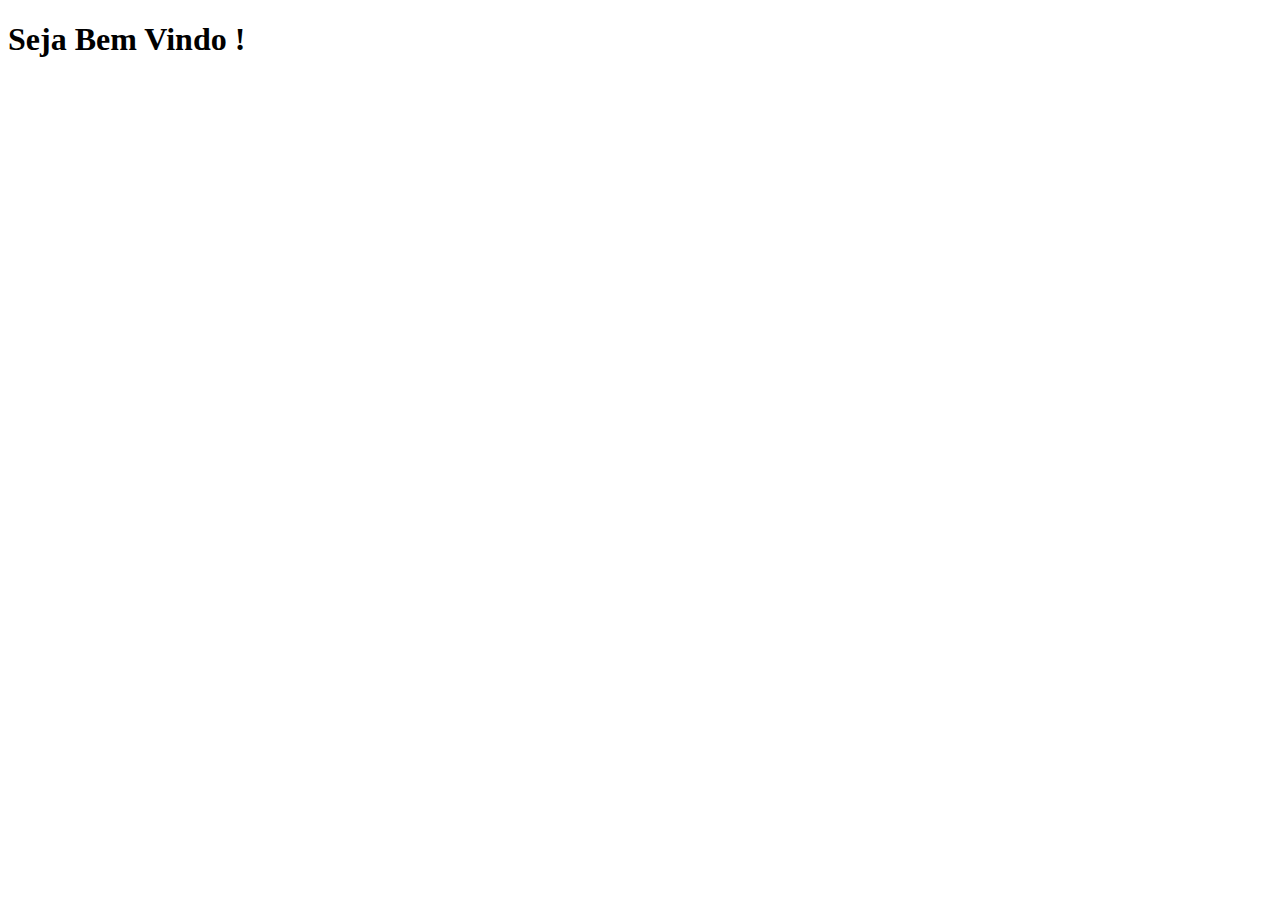
<file: aula02/index.html>
<!DOCTYPE html>
<html lang="en">
<head>
    <meta charset="UTF-8">
    <meta http-equiv="X-UA-Compatible" content="IE=edge">
    <meta name="viewport" content="width=s, initial-scale=1.0">
    <title>Document</title>
</head>
<body>

    <h1>Seja Bem Vindo !</h1>

    
    <script src="./index.js"></script>
</body>
</html>
</file>
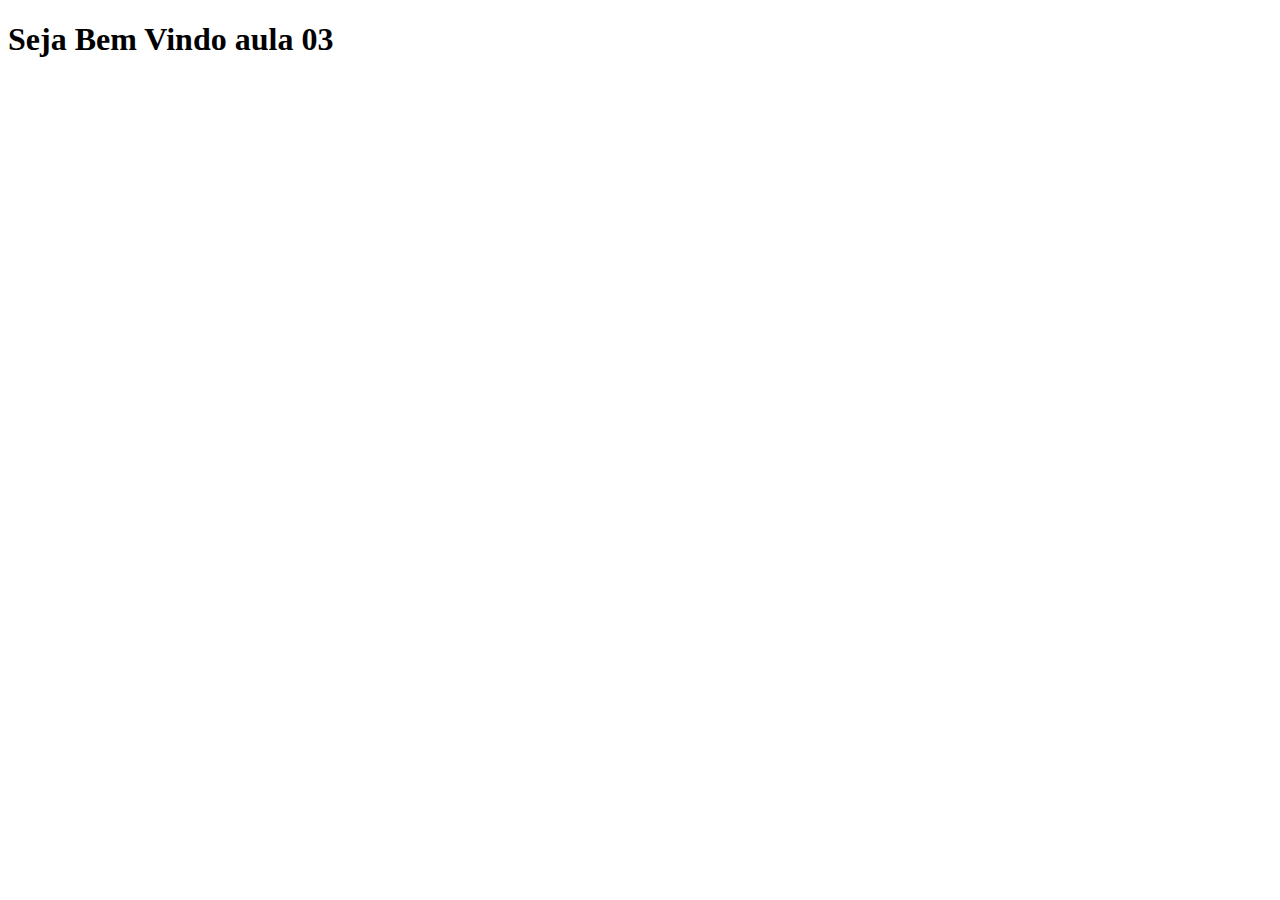
<file: aula03/index.html>
<!DOCTYPE html>
<html lang="en">
<head>
    <meta charset="UTF-8">
    <meta http-equiv="X-UA-Compatible" content="IE=edge">
    <meta name="viewport" content="width=device-width, initial-scale=1.0">
    <title>Document</title>
</head>
<body>
    <h1>Seja Bem Vindo aula 03</h1>

    <script type="module" src="./calculadora.js"></script>
</body>
</html>
</file>
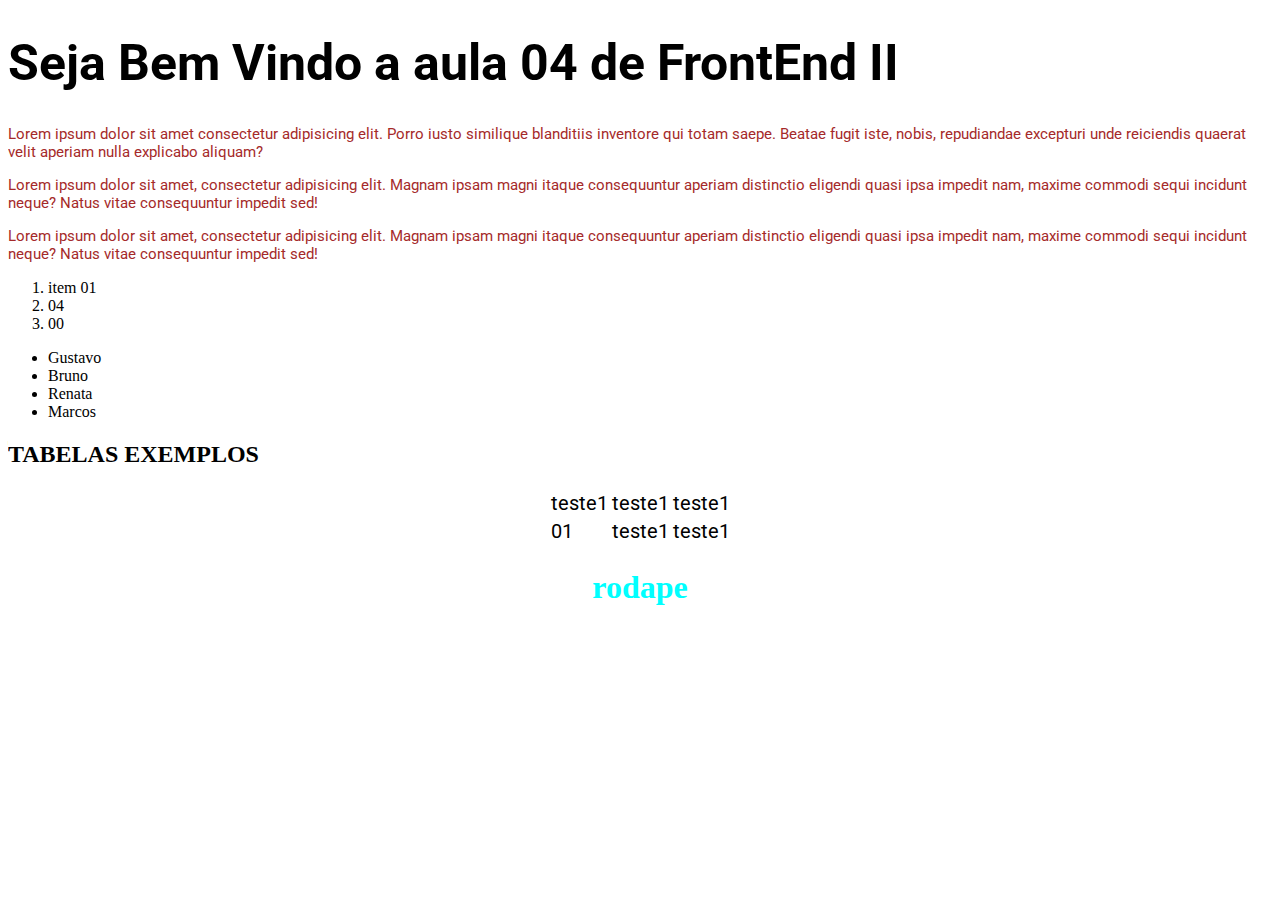
<file: aula04/index.html>
<!DOCTYPE html>
<html lang="en">

<head>
    <meta charset="UTF-8">
    <meta http-equiv="X-UA-Compatible" content="IE=edge">
    <meta name="viewport" content="width=, initial-scale=1.0">
    <link rel="stylesheet" href="./index.css">
    <title>aULA04</title>
</head>

<body>

    <h1 class="titulo">Seja Bem Vindo a aula 04 de FrontEnd II</h1>

    <p class="texto">Lorem ipsum dolor sit amet consectetur adipisicing elit. Porro iusto similique blanditiis inventore
        qui totam
        saepe. Beatae fugit iste, nobis, repudiandae excepturi unde reiciendis quaerat velit aperiam nulla explicabo
        aliquam?</p>
    <p class="texto">Lorem ipsum dolor sit amet, consectetur adipisicing elit.
        Magnam ipsam magni itaque consequuntur aperiam distinctio eligendi quasi ipsa impedit nam, maxime commodi
        sequi incidunt neque? Natus vitae consequuntur impedit sed!</p>
    <p class="texto">Lorem ipsum dolor sit amet, consectetur adipisicing elit.
        Magnam ipsam magni itaque consequuntur aperiam distinctio eligendi quasi ipsa impedit nam, maxime commodi
        sequi incidunt neque? Natus vitae consequuntur impedit sed!</p>


    <ol id="listaordenada">
        <li>item 01</li>
        <li>04</li>
        <li>00</li>

    </ol>

    <ul id="listadesordenada">
        <li>Gustavo</li>
        <li>Bruno</li>

        <li>Renata</li>

        <li>Marcos</li>


    </ul>

    <div class="tabela01">
        <table class="tabelas" id="tabelas">
            <h2>TABELAS EXEMPLOS</h2>

            <tr>

                <td>teste1</td>
                <td>teste1</td>
                <td>teste1</td>


            </tr>

            <td>01</td>
            <td>teste1</td>
            <td>teste1</td>


            <tr>



            </tr>





        </table>
    </div>
    <footer>

        <h1 class="rodape">rodape</h1>
    </footer>




    <script src="./index.js"></script>
</body>

</html>
</file>
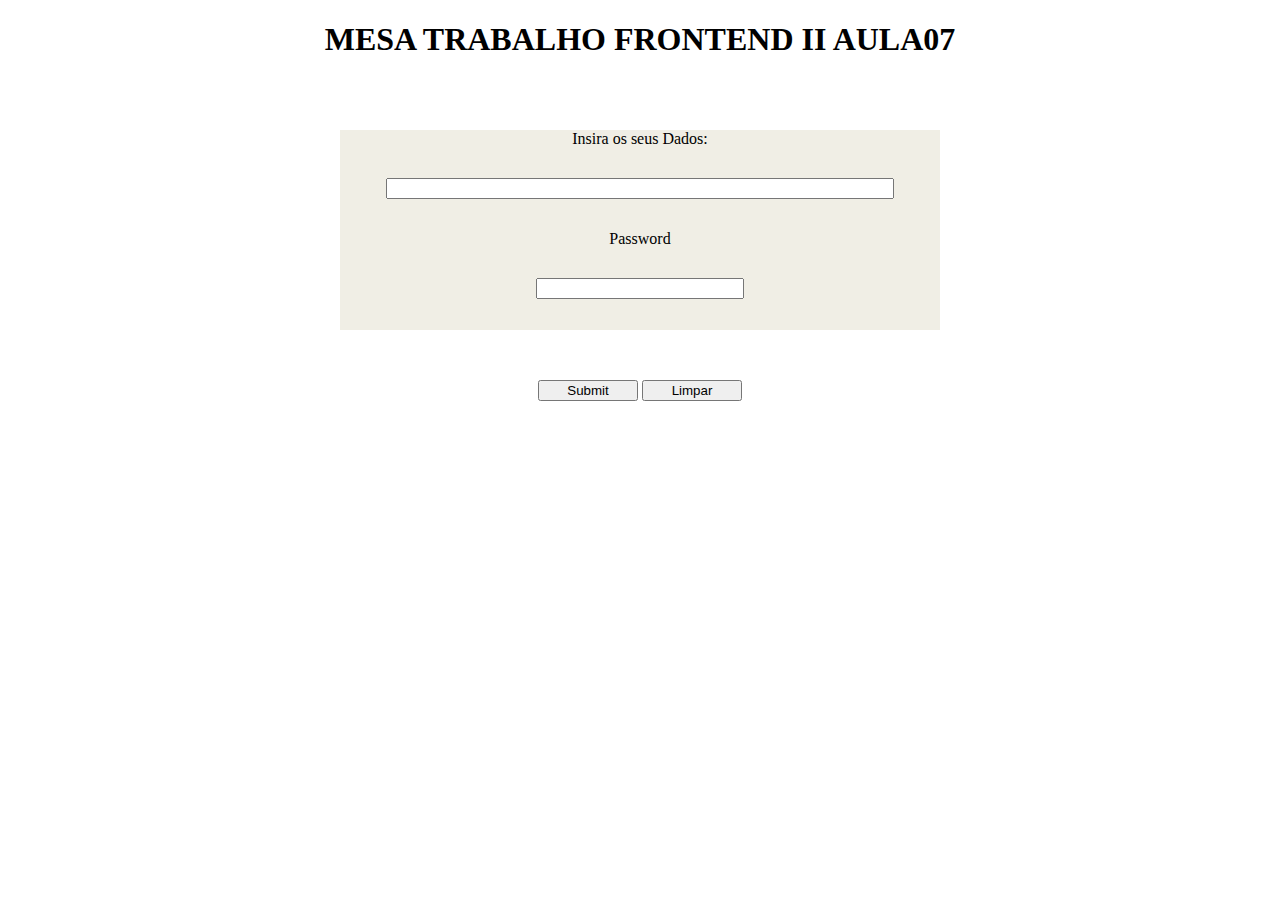
<file: aula07/index.html>
<!DOCTYPE html>
<html lang="en">
<head>
    <meta charset="UTF-8">
    <meta http-equiv="X-UA-Compatible" content="IE=edge">
    <meta name="viewport" content="width=device-width, initial-scale=1.0">
    
<link href="https://cdn.jsdelivr.net/npm/bootstrap@5.2.2/dist/css/bootstrap.min.css" rel="stylesheet" integrity="sha384-Zenh87qX5JnK2Jl0vWa8Ck2rdkQ2Bzep5IDxbcnCeuOxjzrPF/et3URy9Bv1WTRi" crossorigin="anonymous">
    <link rel="stylesheet" href="./styles.css">
<title>Document</title>
</head>
<body>
<h1 class="title">MESA TRABALHO FRONTEND II AULA07</h1>
    <form class="formulario">
        <div class="mb-3 caixa">
          <label for="exampleInputEmail1" class="form-label caixa1">Insira os seus Dados:</label>
          <input type="text" class="form-control form_control2 caixa2" id="dadosinseridos" aria-describedby="emailHelp">
          
        </div>
        <div class="mb-3 caixa">
          <label for="exampleInputPassword1" class="form-label caixa1">Password</label>
          <input type="password" class="form-control form_control3 caixa2" id="exampleInputPassword1">
        </div>
       
        <div class="botoes">
        <button type="submit" id="submit" class="btn btn-primary botao" >Submit</button>
        <button type="reset" class="btn btn-primary botao">Limpar</button>
      </div>
      </form>

     
<script src="https://cdn.jsdelivr.net/npm/bootstrap@5.2.2/dist/js/bootstrap.bundle.min.js" integrity="sha384-OERcA2EqjJCMA+/3y+gxIOqMEjwtxJY7qPCqsdltbNJuaOe923+mo//f6V8Qbsw3" crossorigin="anonymous"></script>
  <script src="./app.js"></script>  
</body>
</html>
</file>
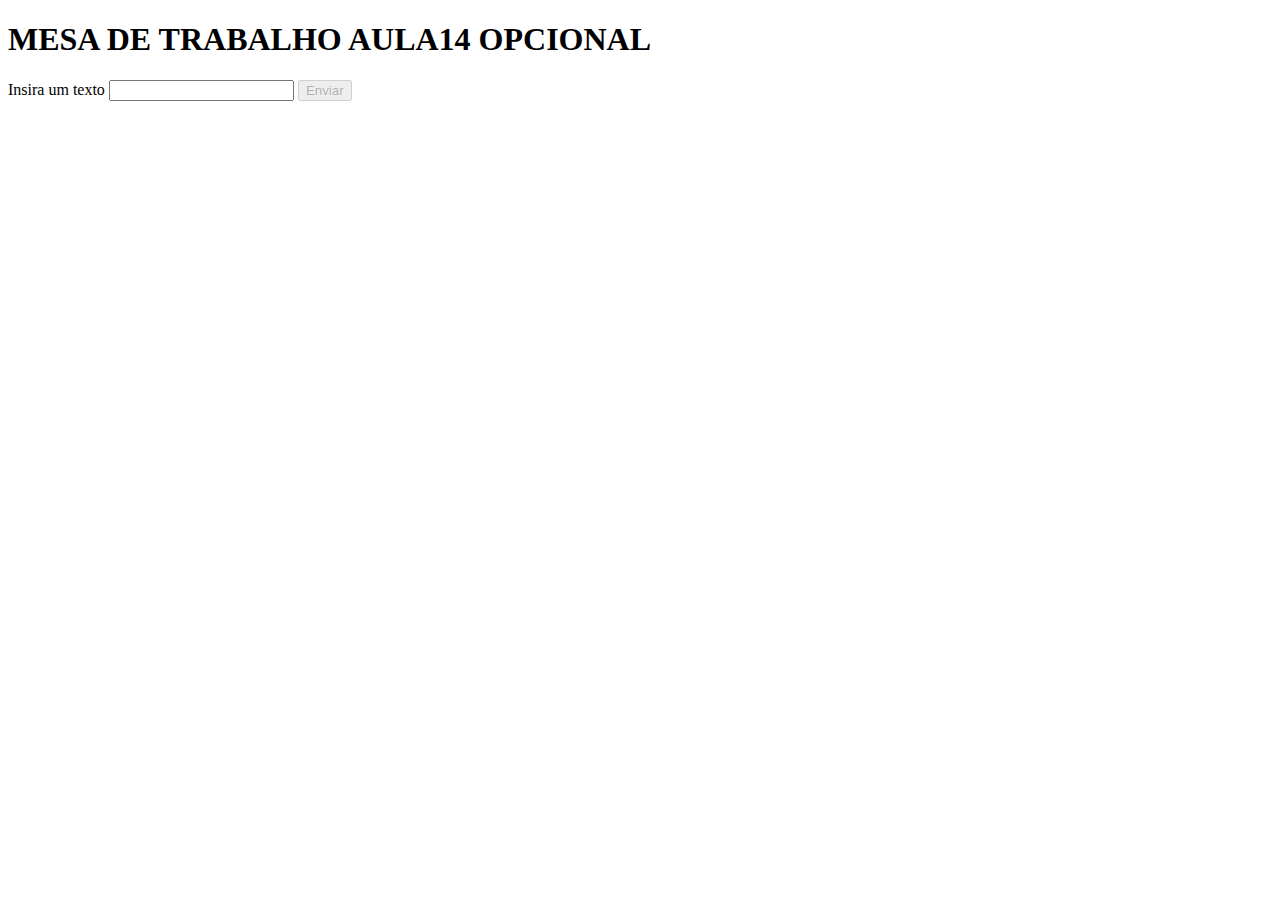
<file: aula14/index.html>
<!DOCTYPE html>
<html lang="en">
<head>
    <meta charset="UTF-8">
    <meta http-equiv="X-UA-Compatible" content="IE=edge">
    <meta name="viewport" content="width=device-width, initial-scale=1.0">
    <title>Document</title>
</head>
<body>
<h1>MESA DE TRABALHO AULA14 OPCIONAL</h1>

<FORM>
    <label for="">Insira um texto</label>
    <input type="text" id="texto">
    <button id="enviar" disabled >Enviar</button>

</FORM>

    <Main id="principal">

    </Main>

    <script src="./app.js"></script>
</body>
</html>
</file>
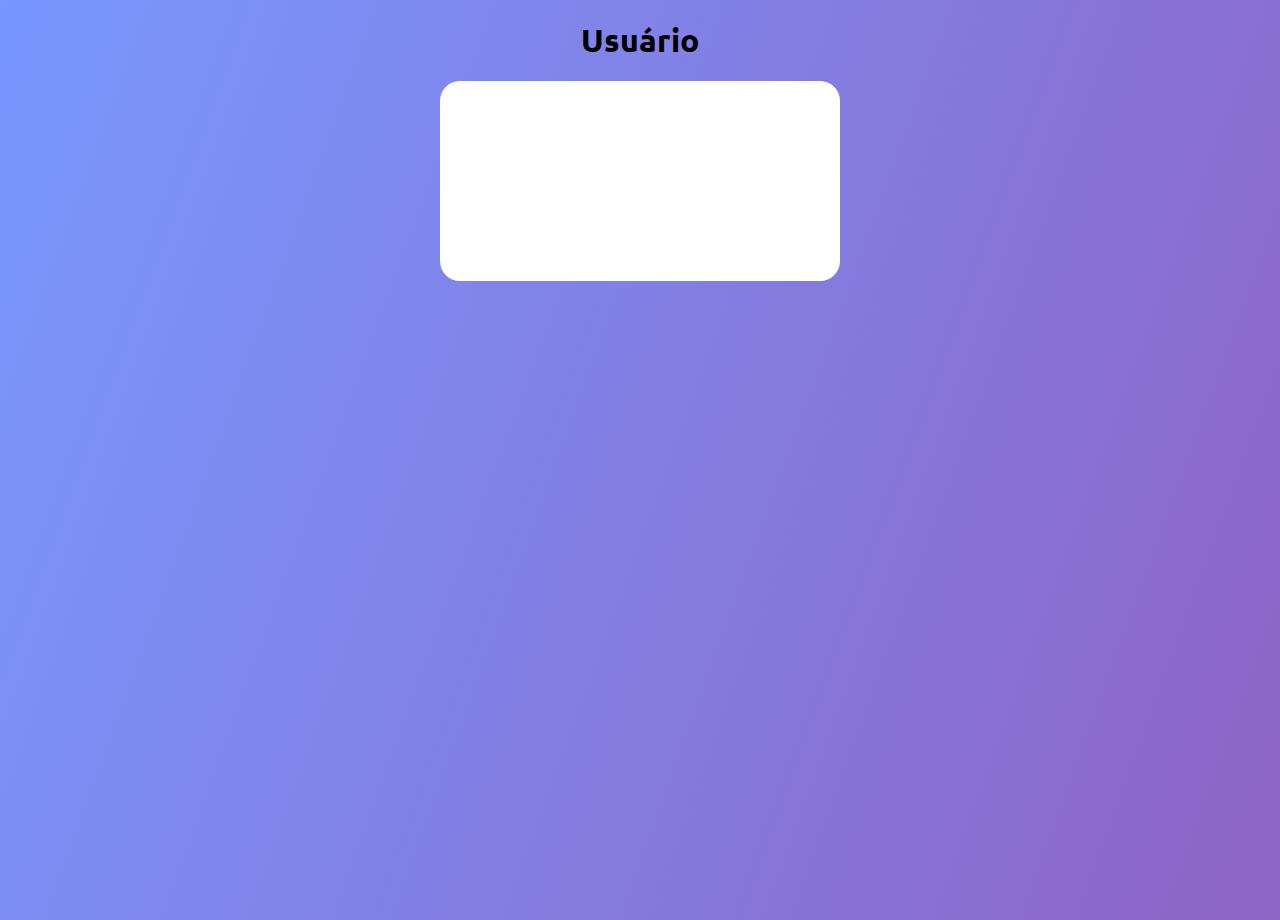
<file: aula16/index.html>
<!DOCTYPE html>
<html lang="es">
<head>
    <meta charset="UTF-8">
    <meta http-equiv="X-UA-Compatible" content="IE=edge">
    <meta name="viewport" content="width=device-width, initial-scale=1.0">
    <title>Promessas Usuario</title>
    <link rel="stylesheet" href="./css/styles.css">
</head>
<body>
    <h1>Usuário</h1>

    <main>
        <div class="tarjeta">
            
        </div>
    </main>    

    <script src="./script/app.js"></script>
</body>
</html>
</file>
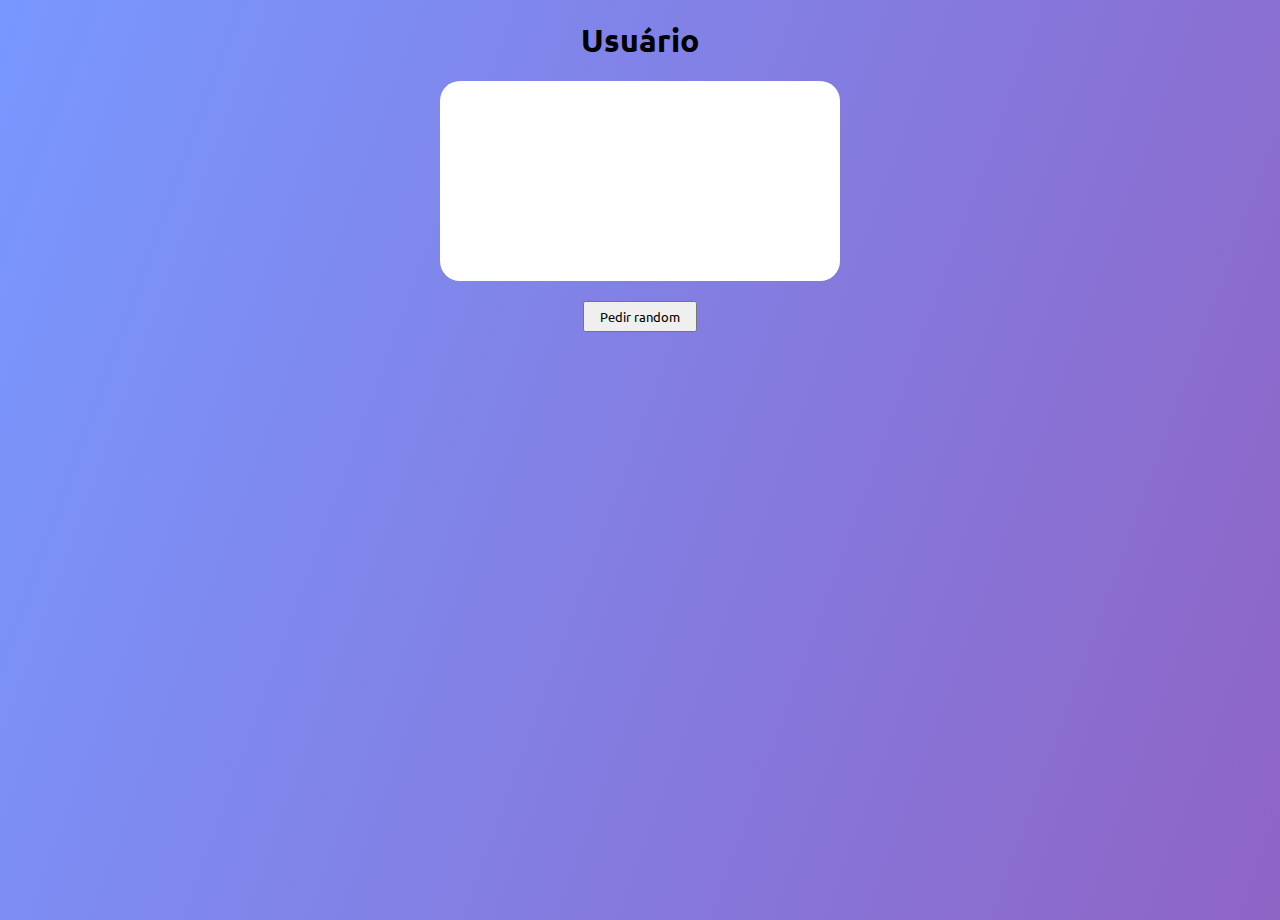
<file: aula17/index.html>
<!DOCTYPE html>
<html lang="pt-BR">
<head>
    <meta charset="UTF-8">
    <meta http-equiv="X-UA-Compatible" content="IE=edge">
    <meta name="viewport" content="width=device-width, initial-scale=1.0">
    <title>Promises</title>
    <link rel="stylesheet" href="./styles.css">
</head>
<body>
    <h1>Usuário</h1>

    <main>
        <div class="card">
            
            
        </div>
        <div class="btnContainer">
            <button id="random">Pedir random</button>
        </div>
    </main>    

    <script src="./app.js"></script>
</body>
</html>
</file>
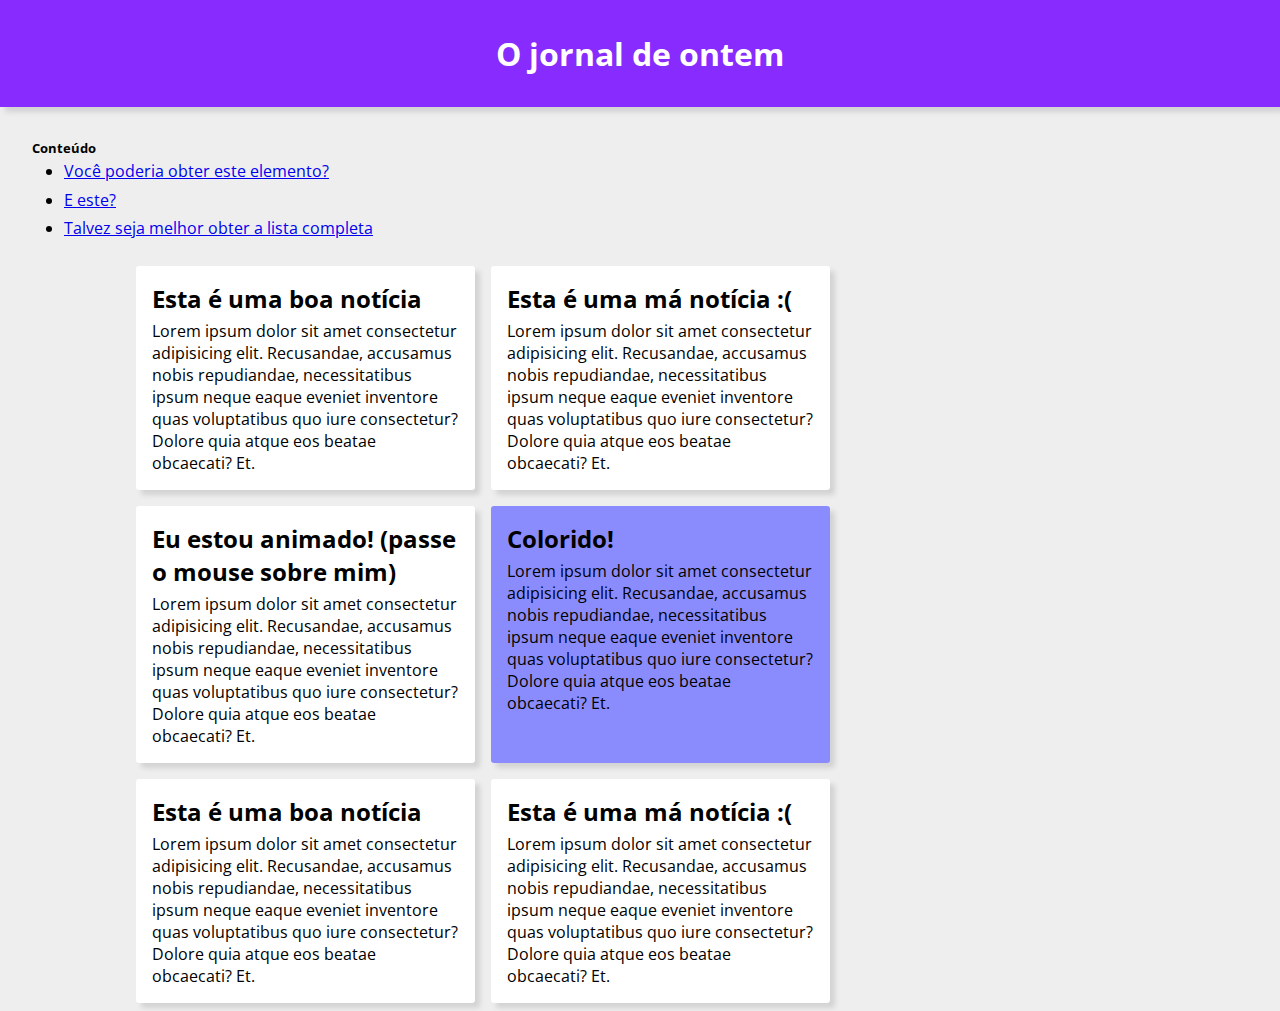
<file: aula04/mesa04/index.html>
<!DOCTYPE html>
<html lang="pt-BR">

<head>
  <meta charset="UTF-8">
  <meta http-equiv="X-UA-Compatible" content="IE=edge">
  <meta name="viewport" content="width=device-width, initial-scale=1.0">
  <link rel="stylesheet" href="styles.css">
  <title>Aula 4</title>
</head>

<body>

  <h1>O jornal de ontem</h1>

  <div class="conteudo">
    <h5>Conteúdo</h5>
    <ul>
      <li id="item1"><a href="#">Você poderia obter este elemento?</a></li>
      <li id="item2"><a href="#">E este?</a></li>
      <li id="item3"><a href="#">Talvez seja melhor obter a lista completa</a></li>
    </ul>
  </div>

  <section>
    <article id="card1">
      <h2 id="titleCard1">Esta é uma boa notícia</h2>
      <p>
        Lorem ipsum dolor sit amet consectetur adipisicing elit. Recusandae, accusamus nobis repudiandae, necessitatibus
        ipsum neque eaque eveniet inventore quas voluptatibus quo iure consectetur? Dolore quia atque eos beatae
        obcaecati? Et.
      </p>
    </article>

    <article>
      <h2>Esta é uma má notícia :(</h2>
      <p>
        Lorem ipsum dolor sit amet consectetur adipisicing elit. Recusandae, accusamus nobis repudiandae, necessitatibus
        ipsum neque eaque eveniet inventore quas voluptatibus quo iure consectetur? Dolore quia atque eos beatae
        obcaecati? Et.
      </p>
    </article>
    <article class="animado">
      <h2>Eu estou animado! (passe o mouse sobre mim)</h2>
      <p>
        Lorem ipsum dolor sit amet consectetur adipisicing elit. Recusandae, accusamus nobis repudiandae, necessitatibus
        ipsum neque eaque eveniet inventore quas voluptatibus quo iure consectetur? Dolore quia atque eos beatae
        obcaecati? Et.
      </p>
    </article>

    <article class="diferente">
      <h2>Colorido! </h2>
      <p>
        Lorem ipsum dolor sit amet consectetur adipisicing elit. Recusandae, accusamus nobis repudiandae, necessitatibus
        ipsum neque eaque eveniet inventore quas voluptatibus quo iure consectetur? Dolore quia atque eos beatae
        obcaecati? Et.
      </p>
    </article>
    <article>
      <h2>Esta é uma boa notícia</h2>
      <p>
        Lorem ipsum dolor sit amet consectetur adipisicing elit. Recusandae, accusamus nobis repudiandae, necessitatibus
        ipsum neque eaque eveniet inventore quas voluptatibus quo iure consectetur? Dolore quia atque eos beatae
        obcaecati? Et.
      </p>
    </article>

    <article>
      <h2>Esta é uma má notícia :(</h2>
      <p>
        Lorem ipsum dolor sit amet consectetur adipisicing elit. Recusandae, accusamus nobis repudiandae, necessitatibus
        ipsum neque eaque eveniet inventore quas voluptatibus quo iure consectetur? Dolore quia atque eos beatae
        obcaecati? Et.
      </p>
    </article>

  </section>

</body>

</html>
</file>
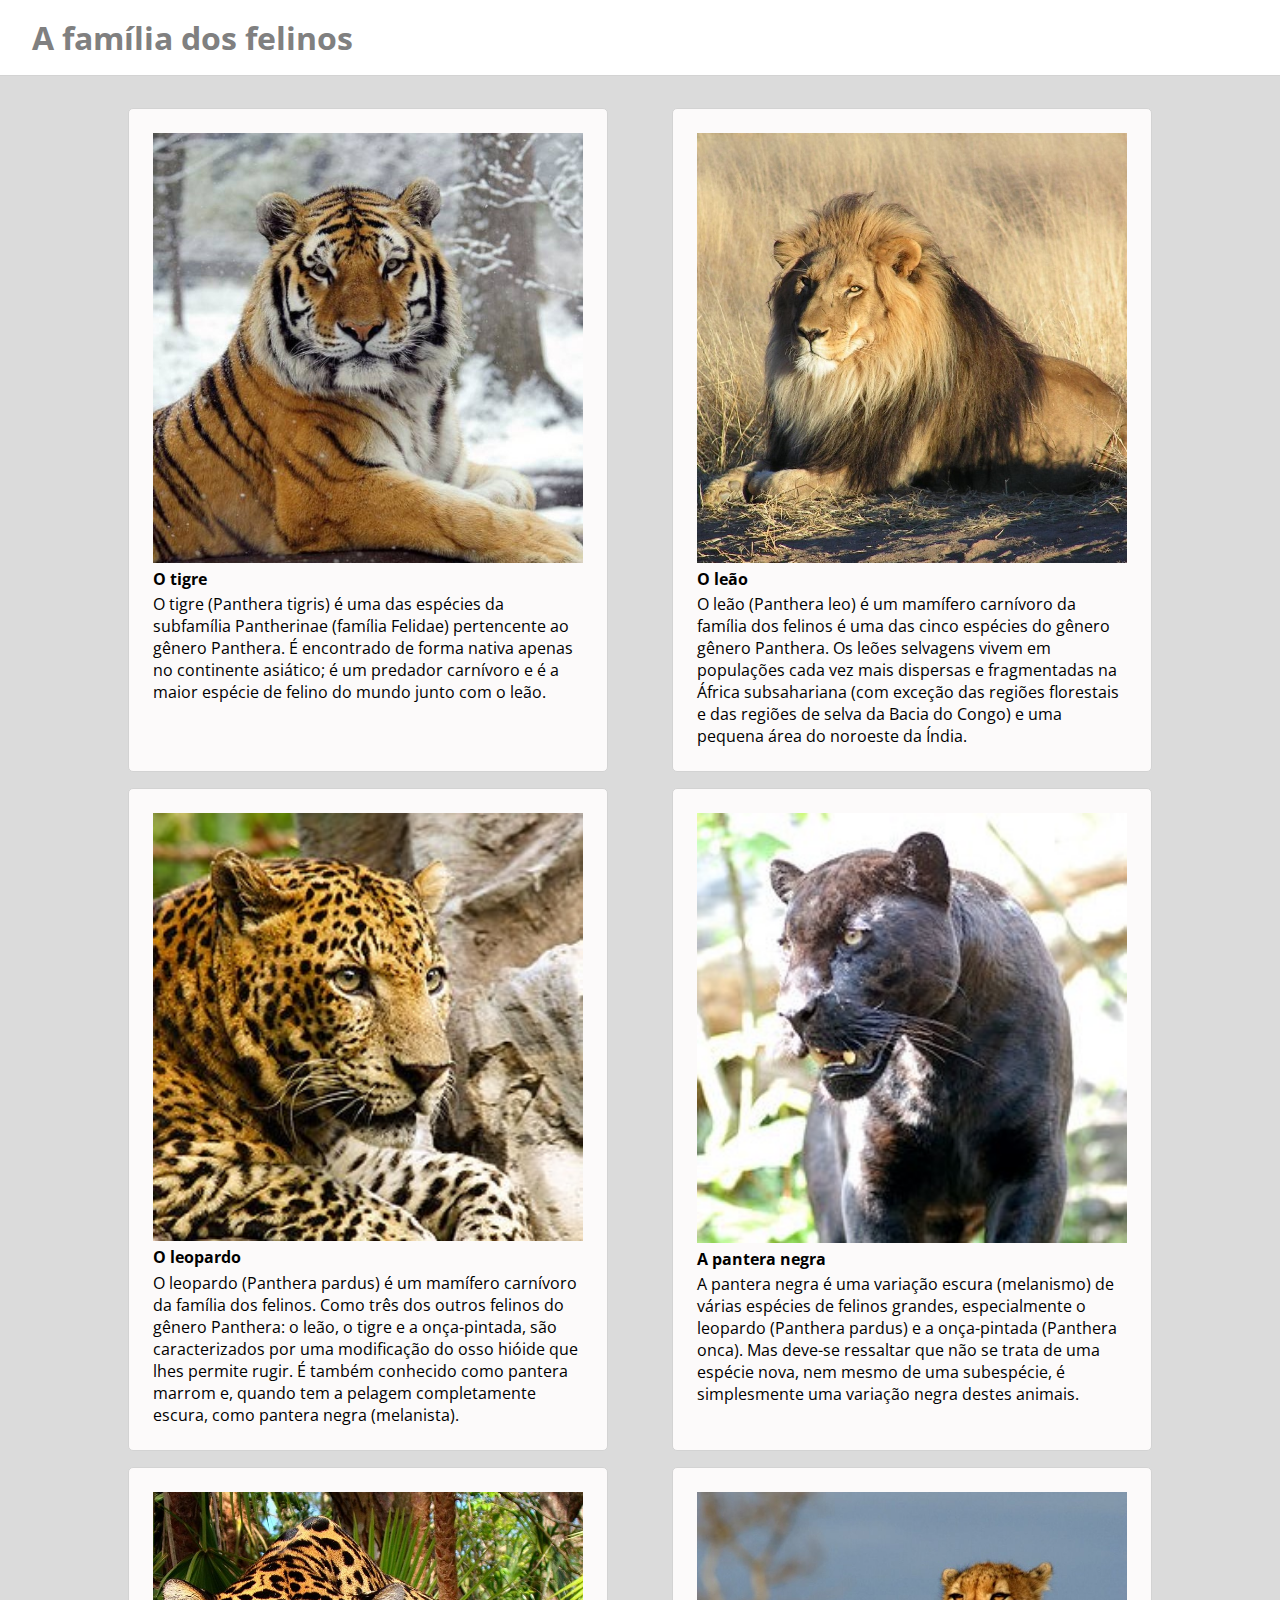
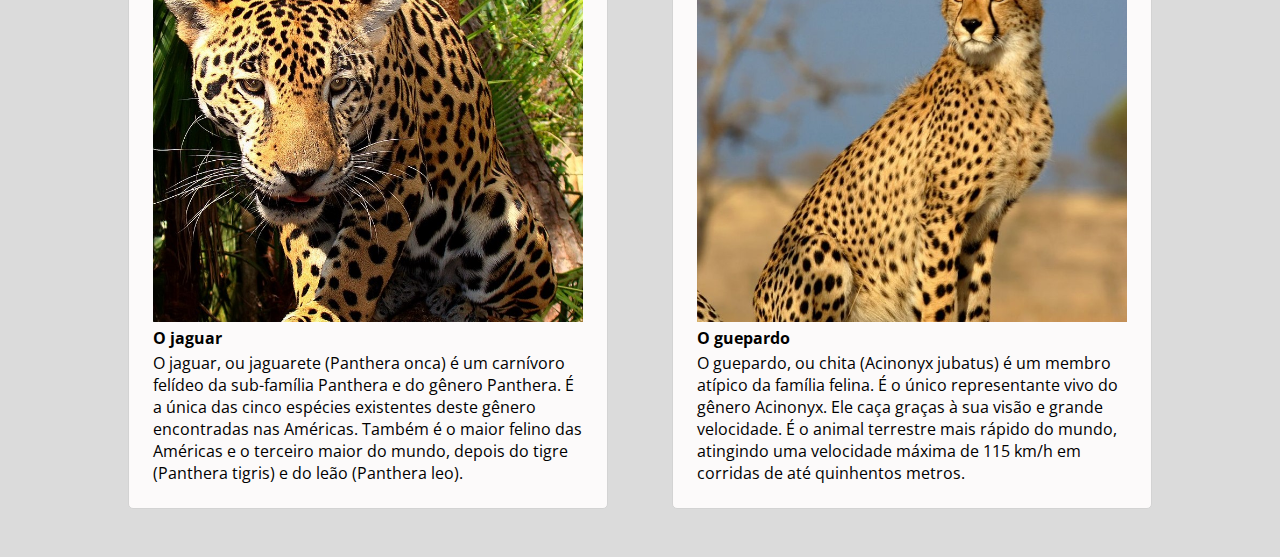
<file: aula05/mesa05/index.html>
<!DOCTYPE html>
<html lang="pt-BR">

<head>
  <meta charset="UTF-8">
  <meta http-equiv="X-UA-Compatible" content="IE=edge">
  <meta name="viewport" content="width=device-width, initial-scale=1.0">
  <link rel="stylesheet" href="styles.css">
  <title>Aula 5 - Modificar elementos com JS </title>
</head>

<body>

  <h1>A família dos felinos</h1>

  <div class="container">
    <div class="item">
      <img src="./imagens/tiger.jpg">
      <h2>O tigre</h2>
      <p>
        O tigre (Panthera tigris) é uma das espécies da subfamília Pantherinae (família Felidae)
        pertencente ao gênero Panthera. É encontrado de forma nativa apenas no continente asiático; é um predador
        carnívoro e
        é a maior espécie de felino do mundo junto com o leão.
      </p>
    </div>
    <div class="item">
      <img src="./imagens/leon.jpg">
      <h2>O leão</h2>
      <p>
        O leão (Panthera leo) é um mamífero carnívoro da família dos felinos é uma das cinco espécies do gênero
        gênero Panthera. Os leões selvagens vivem em populações cada vez mais dispersas e fragmentadas na África
        subsahariana
        (com exceção das regiões florestais e das regiões de selva da Bacia do Congo) e uma pequena área do noroeste da
        Índia.
      </p>
    </div>
    <div class="item">
      <img src="./imagens/leopardo.jpg">
      <h2>O leopardo</h2>
      <p>
        O leopardo (Panthera pardus) é um mamífero carnívoro da família dos felinos. Como três dos outros
        felinos do gênero Panthera: o leão, o tigre e a onça-pintada, são caracterizados por uma modificação do osso
        hióide que lhes permite rugir.
        É também conhecido como pantera marrom e, quando tem a pelagem completamente escura, como pantera negra
        (melanista).
      </p>
    </div>
    <div class="item">
      <img src="./imagens/pantera-negra.jpg">
      <h2>A pantera negra</h2>
      <p>
        A pantera negra é uma variação escura (melanismo) de várias espécies de felinos grandes, especialmente o
        leopardo (Panthera pardus) e a onça-pintada (Panthera onca).
        Mas deve-se ressaltar que não se trata de uma espécie nova, nem mesmo de uma subespécie, é simplesmente uma
        variação negra destes animais.
      </p>
    </div>
    <div class="item">
      <img src="./imagens/jaguar.jpg">
      <h2>O jaguar</h2>
      <p>
        O jaguar, ou jaguarete (Panthera onca) é um carnívoro felídeo da sub-família Panthera e do
        gênero Panthera. É a única das cinco espécies existentes deste gênero encontradas nas Américas. Também
        é o maior felino das Américas e o terceiro maior do mundo, depois do tigre (Panthera tigris) e do leão (Panthera
        leo).
      </p>
    </div>
    <div class="item">
      <img src="./imagens/chita.jpg">
      <h2>O guepardo</h2>
      <p>
        O guepardo, ou chita (Acinonyx jubatus) é um membro atípico da família felina. É o único
        representante vivo do gênero Acinonyx. Ele caça graças à sua visão e grande velocidade. É o animal terrestre
        mais rápido
        do mundo, atingindo uma velocidade máxima de 115 km/h em corridas de até quinhentos metros.
      </p>
    </div>
  </div>

  <script src="./modules/principal.js"></script>

</body>

</html>
</file>
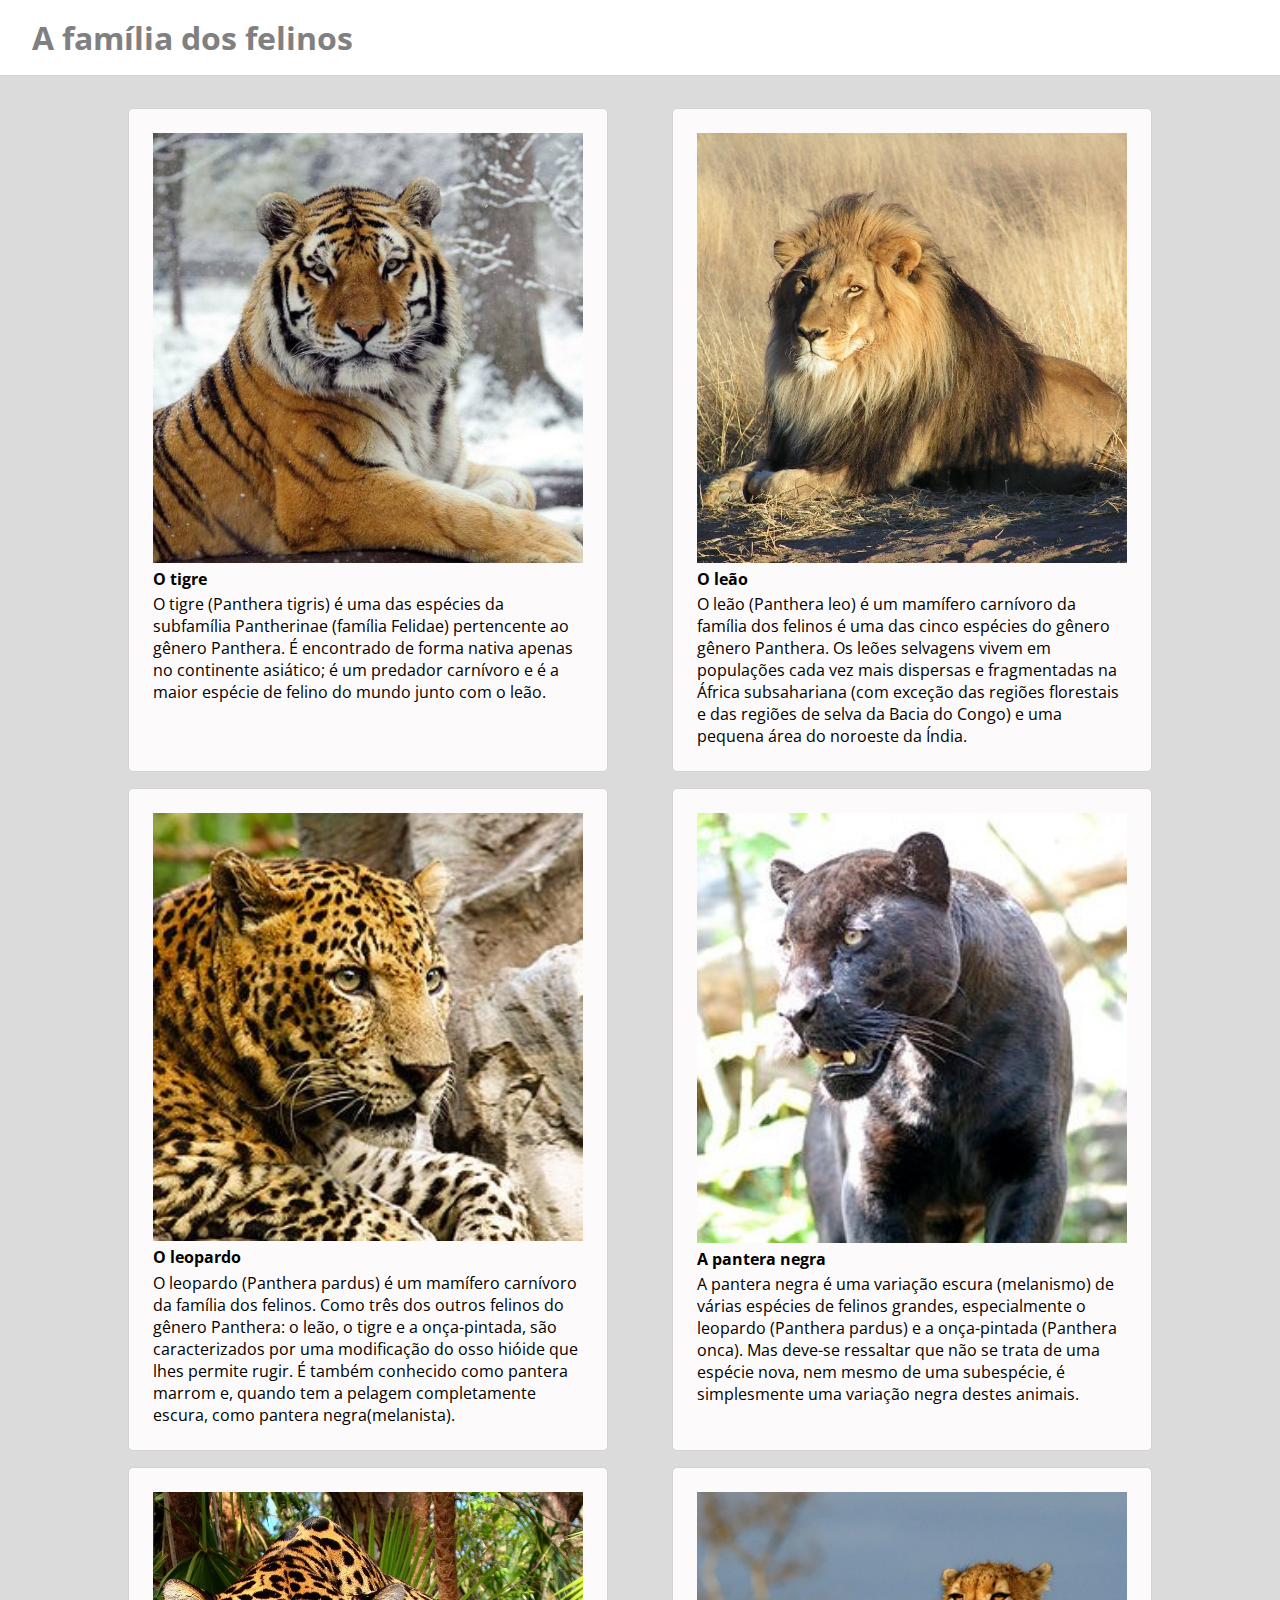
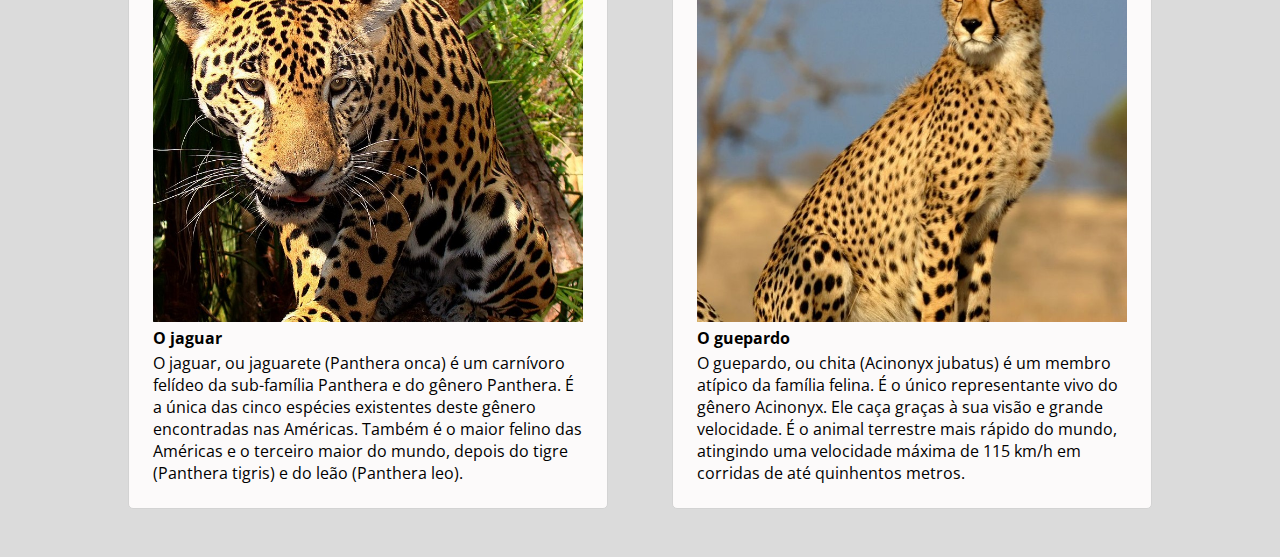
<file: aula06/mesatrabalho06/index.html>
<!DOCTYPE html>
<html lang="pt-BR">

<head>
  <meta charset="UTF-8">
  <meta http-equiv="X-UA-Compatible" content="IE=edge">
  <meta name="viewport" content="width=device-width, initial-scale=1.0">
  <link rel="stylesheet" href="styles.css">
  <title>Aula 5 - Modificar elementos com JS </title>
</head>

<body>

  <h1>A família dos felinos</h1>

  <div class="container">
    
  </div>

  <script src="./modules/principal.js"></script>

</body>

</html>
</file>
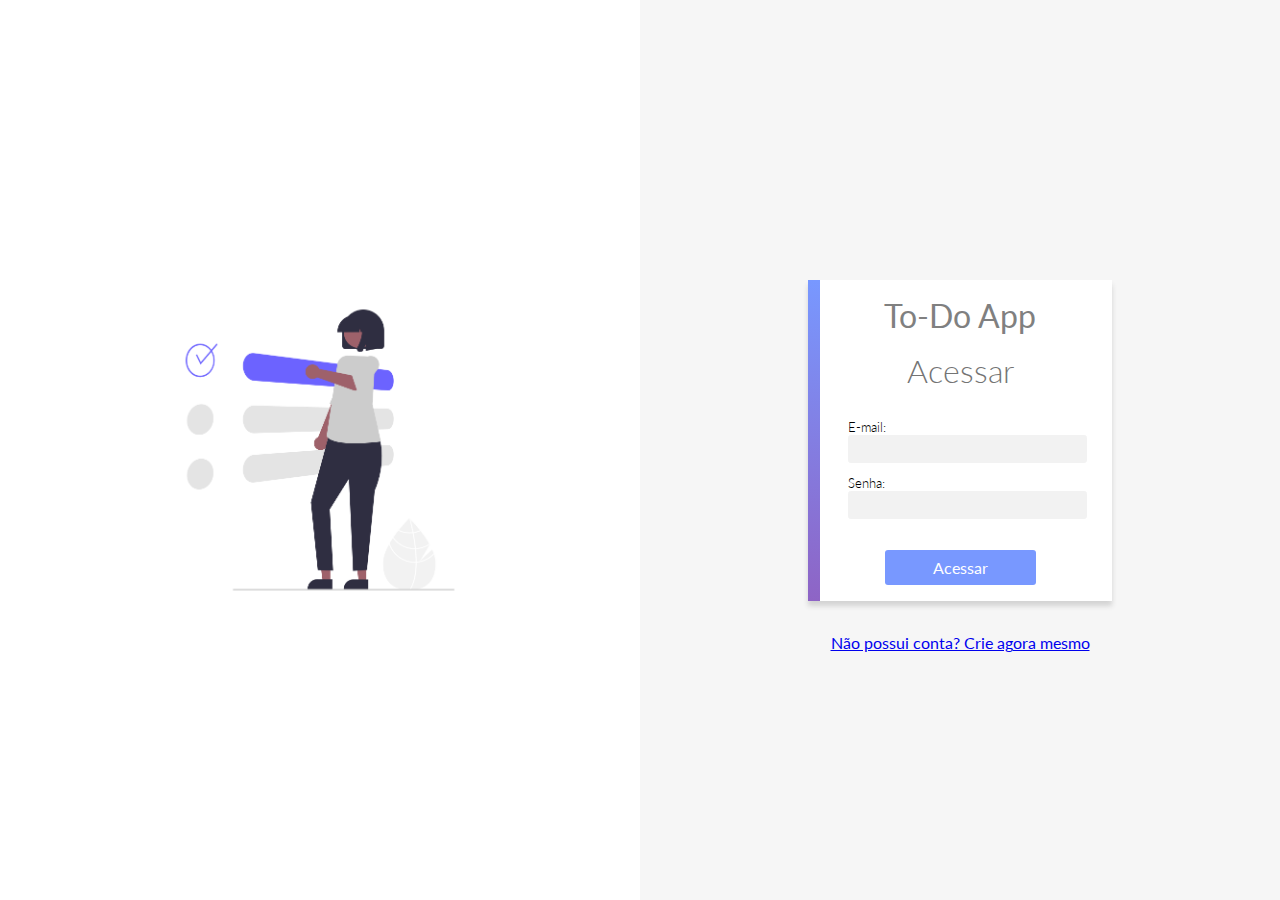
<file: projeto_final/To-Do-App_modelo/index.html>
<!DOCTYPE html>
<html lang="pt-BR">

<head>
  <meta charset="UTF-8">
  <meta http-equiv="X-UA-Compatible" content="IE=edge">
  <meta name="viewport" content="width=device-width, initial-scale=1.0">
  <title>To-Do App</title>

  <!-- ---------------- estilos compartilhados entre login e signup ---------------- -->
  <link rel="stylesheet" href="styles/acesso.css">

</head>

<body>
  <div class="left">
    <img src="./assets/pessoa-login.png" alt="">
  </div>

  <div class="right">
    <form>
      <div class="form-header">
        <p>To-Do App</p>
      </div>
      <h1>Acessar</h1>
      <label>
        E-mail:
        <input id="inputEmail" type="text">
      </label>
      <label>
        Senha:
        <input id="inputPassword" type="password">
      </label>

      <button type="submit" id="enviar">Acessar</button>

    </form>
    <div class="ingressar">
      <a href="signup.html">Não possui conta? Crie agora mesmo</a>
    </div>
  </div>

  <script src="./script/validacao.js"></script>
</body>

</html>
</file>
<file: aula04/index.css>
@import url('https://fonts.googleapis.com/css2?family=Roboto:ital@1&display=swap');

.titulo{
    font-family: 'Roboto', sans-serif;
    font-size: 50px;
}
.tabelas{
    display: flex;
    font-family: 'Roboto', sans-serif;
    font-size: 20px;
    justify-content: center;
}
.tabelas .h2{
    text-align: center;
}
.tabelas .tr{
    
    text-align: center;
}
.texto{
    font-family: 'Roboto', sans-serif;
    color: brown;
    font-size: 15px;

}
.rodape{
    color: aqua;
    text-align: center;
}
</file>
<file: aula07/styles.css>
.form_control2 {
    width: 500px;
}
.form_control3 {
    width: 200px;
}
.title {
    text-align: center;
    padding-bottom: 50px;
    
}
.caixa {
    display: flex;
    /* justify-content:center; */
    flex-direction: column;
    background-color: rgb(240, 238, 229);
    width: 600px;
    height: 100px;
   margin: auto;
}
.caixa1 {
    text-align: center;
}
.caixa2 {
    margin:auto;
   
}
.formulario {
    display: flex;
  flex-direction: column;
 
  
}
.botao {
    width: 100px;
}
.botoes {
    text-align: center;
    padding-top: 50px;
}
</file>
<file: aula16/css/styles.css>
@import url('https://fonts.googleapis.com/css2?family=Ubuntu:wght@300;400;700&display=swap');

:root {
    --primary: #7898FF;
    --secondary: #8E64C5;
    --app-grey: #F2F2F2;
  }

*{
    padding: 0;
    margin: 0;
    box-sizing: border-box;
    font-family: 'Ubuntu', sans-serif;
}

body{
background: linear-gradient(110deg, var(--primary), var(--secondary));
height: 100vh;
}

h1{
  text-align: center;
  margin: 20px 0;
}

.tarjeta{
    display: flex;
    flex-direction: column;
    align-items: center;
  background-color: white;
  border-radius: 20px;
  margin: 0 auto;
  height: 200px;
  width: 50%;
  max-width: 400px;
}
.nome {
    padding: 10px;
}
</file>
<file: aula17/styles.css>
@import url('https://fonts.googleapis.com/css2?family=Ubuntu:wght@300;400;700&display=swap');

:root {
    --primary: #7898FF;
    --secondary: #8E64C5;
    --app-grey: #F2F2F2;
  }

*{
    padding: 0;
    margin: 0;
    box-sizing: border-box;
    font-family: 'Ubuntu', sans-serif;
}

body{
background: linear-gradient(110deg, var(--primary), var(--secondary));
height: 100vh;
}

h1{
  text-align: center;
  margin: 20px 0;
}

.card{
  display: flex;
  flex-direction: column;
  align-items: center;
  background-color: white;
  border-radius: 20px;
  margin: 0 auto;
  height: 200px;
  width: 50%;
  max-width: 400px;
}

.btnContainer{
  
  padding: 20px 0;
  text-align: center;
}
.btnContainer button{
  padding: 5px 15px;
}
.image {
  width: 150px;
  height: 150px;
}
</file>
<file: aula04/mesa04/styles.css>
@import url('https://fonts.googleapis.com/css2?family=Open+Sans:wght@300&display=swap');

* {
  margin: 0;
  padding: 0;
  font-family: 'Open Sans', sans-serif;
}

body {
  min-height: 100vh;
  background-color: rgb(238, 238, 238);
}

h1 {
  text-align: center;
  padding: 1em 0;
  background-color: rgb(135, 43, 255);
  color: white;
  box-shadow: 5px 5px 5px lightgrey;
  margin-bottom: 1em;
}

.conteudo {
  margin-left: 2em;
  margin-bottom: 1em;
}

ul {
  display: block;
  margin-left: 2em;
}

li {
  padding: .2em 0;
}

section {
  display: flex;
  flex-wrap: wrap;
  padding: 0 10%;
}

section article {
  background-color: white;
  padding: 1em;
  border-radius: 3px;
  width: 30%;
  margin: .5em;
  box-shadow: 5px 5px 5px lightgrey;
}

section article.animado {
  z-index: 20;
  transition: all 200ms ease;
}

section article.animado:hover {
  transform: scale(1.2);
  box-shadow: 0px 0px 10px lightgrey;
}

section article h2{
  margin-bottom: .2em;

}

.diferente {
  background-color: rgb(138, 140, 253);
}
</file>
<file: aula05/mesa05/styles.css>
@import url('https://fonts.googleapis.com/css2?family=Open+Sans:wght@300;400&display=swap');

* {
  margin: 0;
  padding: 0;
  font-family: 'Open Sans', sans-serif;
}

body{
  background-color: rgb(219, 219, 219);
}

h1 {
  padding: .5em 1em;
  background-color: white;
  border-bottom: 1px solid lightgrey;
  color: grey;
}

.container {
  display: flex;
  flex-wrap: wrap;
  justify-content: space-between;
  width: 80%;
  margin: 2em 10%;
}

.item {
  width: 30em;
  background-color: rgb(252, 250, 250);
  box-sizing: border-box;
  padding: 1.5em;
  margin-bottom: 1em;
  border-radius: 5px;
  border: 1px solid lightgray;
}

.item img {
  width: 100%;
}

.item h2 {
  font-size: 1em;
  margin-bottom: .2em;
}

.dark {
  background-color: rgb(39, 39, 39);
}
.titulo2 {
  background-color: rgb(19, 19, 19);
  color: rgb(170, 170, 170);
  border-color: black;

}
.item_02 {
  background-color: rgb(19, 19, 19);
  border-color: black;
}
.item_03 {
  color: rgb(230, 230, 230);
}


/* ------------------------------ Estilos para o tema escuro (Dark-Mode) ----------------------------------------------- */

/* Os seguintes estilos são os que usaremos para aplicar o modo escuro, 
você terá que modificar os seletores a fim de poder resolver o exercício. /* 

// A cor de fundo 
{
  background-color: rgb(39, 39, 39);
}

// Modificações no titulo 'A família dos felinos'
{ 
  background-color: rgb(19, 19, 19);
  color: rgb(170, 170, 170);
  border-color: black;
}


// Modificações nos items
{
  background-color: rgb(19, 19, 19);
  border-color: black;
}

// Modificações nos textos dos itens e cabeçalhos dos itens
{
  color: rgb(230, 230, 230);
}
*/
</file>
<file: aula06/mesatrabalho06/styles.css>
@import url('https://fonts.googleapis.com/css2?family=Open+Sans:wght@300;400&display=swap');

* {
  margin: 0;
  padding: 0;
  font-family: 'Open Sans', sans-serif;
}

body{
  background-color: rgb(219, 219, 219);
}

h1 {
  padding: .5em 1em;
  background-color: white;
  border-bottom: 1px solid lightgrey;
  color: grey;
}

.container {
  display: flex;
  flex-wrap: wrap;
  justify-content: space-between;
  width: 80%;
  margin: 2em 10%;
}

.item {
  width: 30em;
  background-color: rgb(252, 250, 250);
  box-sizing: border-box;
  padding: 1.5em;
  margin-bottom: 1em;
  border-radius: 5px;
  border: 1px solid lightgray;
}

.item img {
  width: 100%;
}

.item h2 {
  font-size: 1em;
  margin-bottom: .2em;
}

.dark {
  background-color: rgb(39, 39, 39);
}
.titulo2 {
  background-color: rgb(19, 19, 19);
  color: rgb(170, 170, 170);
  border-color: black;

}
.item_02 {
  background-color: rgb(19, 19, 19);
  border-color: black;
}
.item_03 {
  color: rgb(230, 230, 230);
}


/* ------------------------------ Estilos para o tema escuro (Dark-Mode) ----------------------------------------------- */

/* Os seguintes estilos são os que usaremos para aplicar o modo escuro, 
você terá que modificar os seletores a fim de poder resolver o exercício. /* 

// A cor de fundo 
{
  background-color: rgb(39, 39, 39);
}

// Modificações no titulo 'A família dos felinos'
{ 
  background-color: rgb(19, 19, 19);
  color: rgb(170, 170, 170);
  border-color: black;
}


// Modificações nos items
{
  background-color: rgb(19, 19, 19);
  border-color: black;
}

// Modificações nos textos dos itens e cabeçalhos dos itens
{
  color: rgb(230, 230, 230);
}
*/
</file>
<file: projeto_final/To-Do-App_modelo/styles/acesso.css>
@import url('./common.css');

body{
  display: flex;
}

h1 {
  color: rgb(116, 116, 116);
  font-weight: 300;
  margin: .5em 0;
}

form {
  position: relative;
  max-width: 26em;
  background-color: white;
  display: flex;
  align-items: center;
  flex-direction: column;
  margin: 2em auto;
  box-shadow: 0 5px 5px lightgrey;
  padding: 1em 2.5em;
  box-sizing: border-box;
}

form:after {
  position: absolute;
  content: '';
  width: .7em;
  height: 100%;
  top: 0;
  left: 0;
  background: linear-gradient(var(--primary), var(--secondary));
}

small {
  display: flex;
  font-size: 12px;
  font-weight: bold;
  color: #E9554EBB;
}

input {
  width: 100%;
  padding: .4em .5em;
  background-color: var(--app-grey);
  border: 1px solid var(--app-grey);
  border-radius: .2em;
}

input:focus {
  outline: none;
  border: 1px solid lightgrey;
}

label {
  width: 100%;
  font-weight: 300;
  margin-bottom: -.1em;
  margin-top: 1em;
  font-size: .8em;
}

button {
  padding: .5em 3em;
  background-color: var(--primary);
  color: white;
  margin-top: 2em;
  font-weight: 400;
  font-size: 1em;
}

.form-header {
  color: grey;
  font-size: 2em;
}
.ingressar{
  text-align: center;
}
.left{
  width: 50%;  
  background-color: white;
  text-align: center;
  display: flex;
  align-items: center;
  justify-content: center;
}
.left img{
  width:60%;
}
.right{
  width: 50%;
  display: flex;
  flex-direction: column;
  align-items: center;
  justify-content: center;
}
</file>
